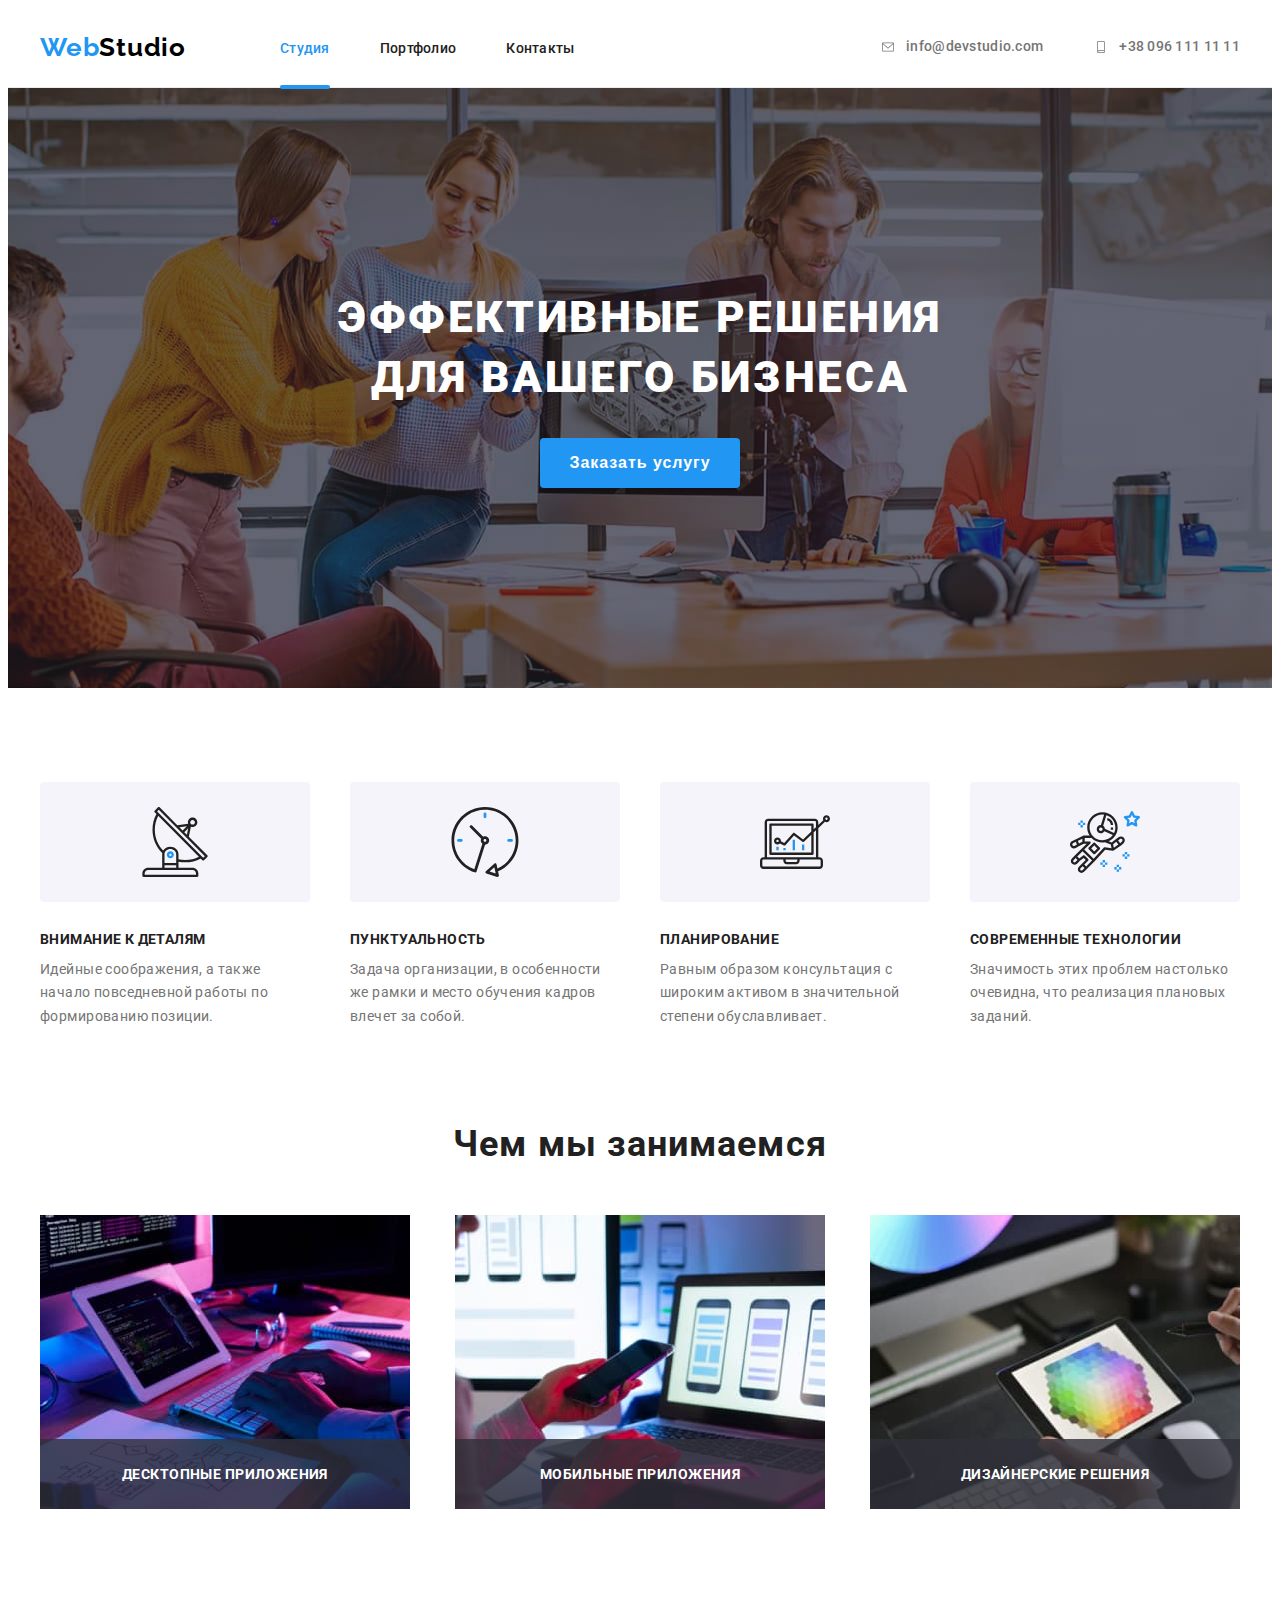
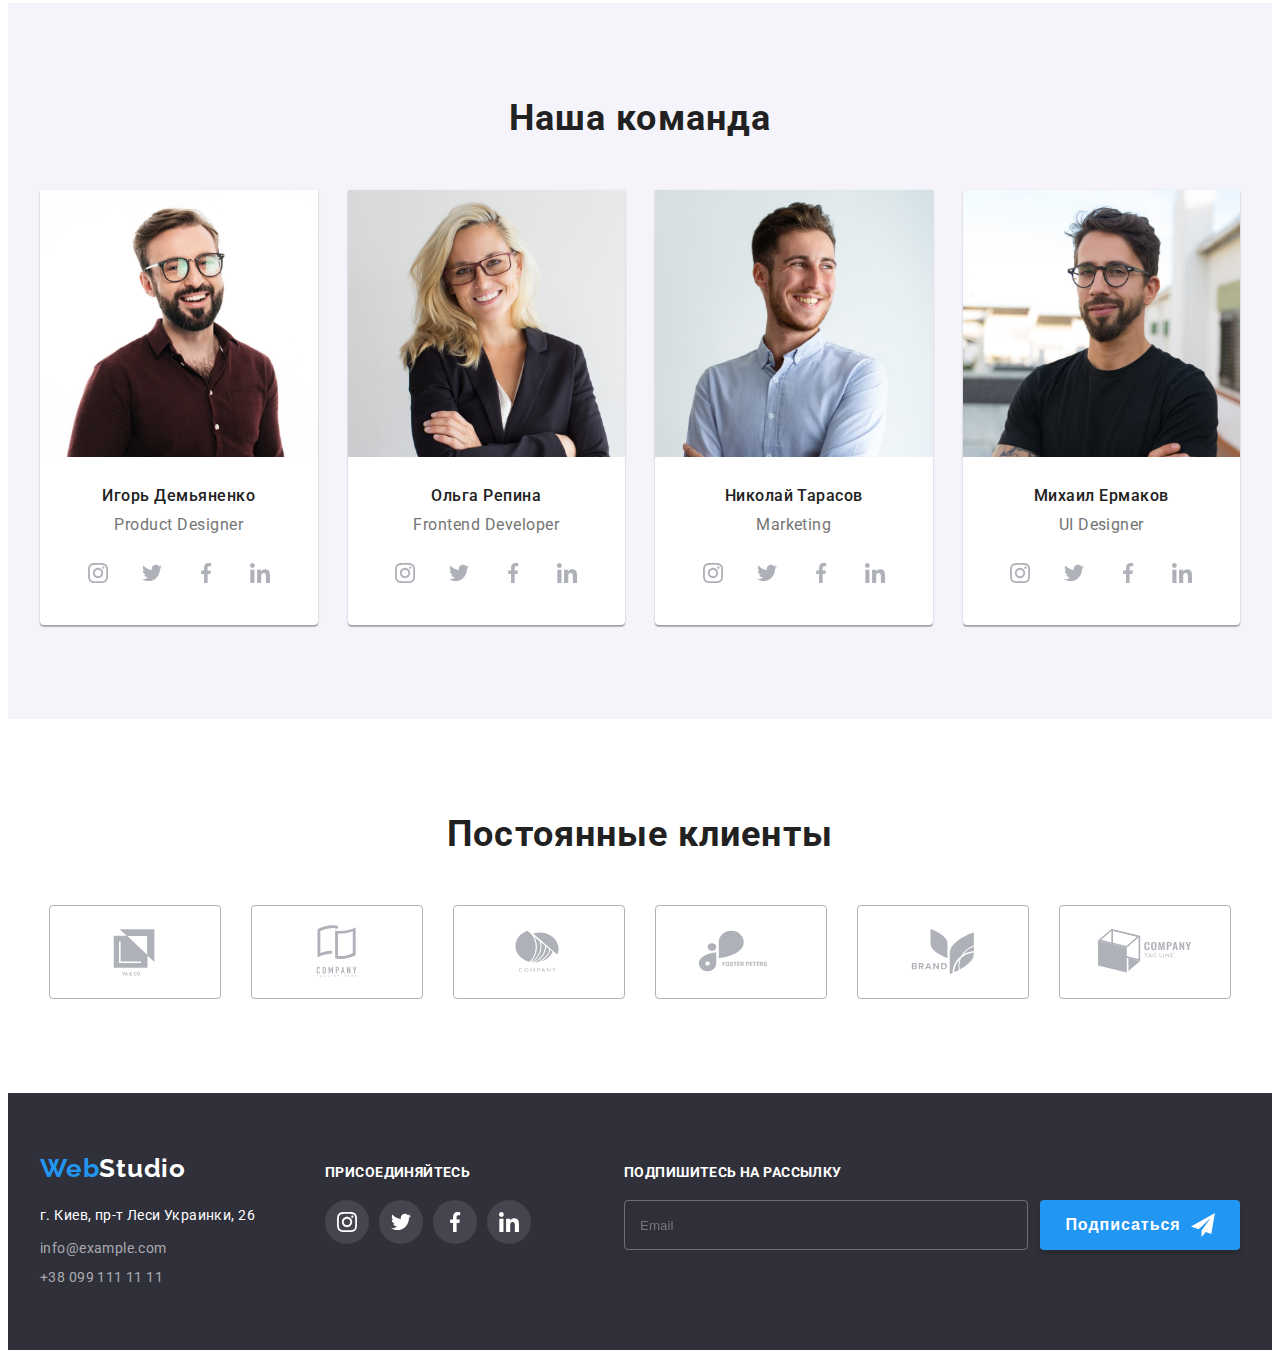
<file: index.html>
<!DOCTYPE html>
<html lang="ru">
  <head>
    <meta charset="UTF-8" />
    <meta http-equiv="X-UA-Compatible" content="IE=edge" />
    <meta name="viewport" content="width=device-width, initial-scale=1.0" />
    <title>Главная</title>
    <link
      rel="stylesheet"
      href="https://cdnjs.cloudflare.com/ajax/libs/modern-normalize/1.1.0/modern-normalize.min.css"
      integrity="sha512-wpPYUAdjBVSE4KJnH1VR1HeZfpl1ub8YT/NKx4PuQ5NmX2tKuGu6U/JRp5y+Y8XG2tV+wKQpNHVUX03MfMFn9Q=="
      crossorigin="anonymous"
      referrerpolicy="no-referrer"
    />
    <link rel="stylesheet" href="./css/main.min.css" />
    <link rel="stylesheet" href="./css/styles.css" />
    <link rel="preconnect" href="https://fonts.googleapis.com" />
    <link rel="preconnect" href="https://fonts.gstatic.com" crossorigin />
    <link
      href="https://fonts.googleapis.com/css2?family=Raleway:wght@700&family=Roboto:wght@400;500;700;900&display=swap"
      rel="stylesheet"
    />
  </head>
  <body>
    <!-- Header -->
    <header class="header">
      <div class="container">
        <nav class="header-nav">
          <a href="./index.html" class="logo header--logo"
            ><span class="logo__part">Web</span>Studio</a
          >
          <ul class="header-nav-list list">
            <li class="header-nav-item">
              <a href="./index.html" class="header-nav-link link nav-current"
                >Студия</a
              >
            </li>
            <li class="header-nav-item">
              <a href="./portfolio.html" class="header-nav-link link"
                >Портфолио</a
              >
            </li>
            <li class="header-nav-item">
              <a href="" class="header-nav-link link">Контакты</a>
            </li>
          </ul>
        </nav>

        <div class="header-address-link">
          <a href="mailto:info@devstudio.com" class="header-link link mailto">
            <svg class="mailto-icon">
              <use href="./images/icons.svg#icon-envelope"></use>
            </svg>
            info@devstudio.com
          </a>
          <a href="tel:+380961111111" class="header-link link tel">
            <svg class="mailto-icon">
              <use href="./images/icons.svg#icon-smartphone"></use>
            </svg>
            +38 096 111 11 11</a
          >
        </div>
      </div>
    </header>

    <!-- main -->
    <main>
      <!-- Шапка -->
      <section class="hero">
        <div class="container">
          <h1 class="hero-title">Эффективные решения для вашего бизнеса</h1>
          <button type="button" class="hero-btn" data-modal-open>
            Заказать услугу
          </button>
        </div>
      </section>

      <!-- Особенности -->
      <section class="benefits">
        <div class="container">
          <h2 class="benefits__title visually-hidden">Особенности</h2>
          <ul class="benefits-list list">
            <li class="benefits-list__item">
              <div class="benefits-list__img">
                <svg class="benefitsc-list__icon" width="70" height="70">
                  <use href="./images/icons.svg#icon-antenna"></use>
                </svg>
              </div>
              <h3 class="benefits-list__title">Внимание к деталям</h3>
              <p class="benefits-list__text">
                Идейные соображения, а также начало повседневной работы по
                формированию позиции.
              </p>
            </li>
            <li class="benefits-list__item">
              <div class="benefits-list__img">
                <svg class="benefitsc-list__icon" width="70" height="70">
                  <use href="./images/icons.svg#icon-clock"></use>
                </svg>
              </div>
              <h3 class="benefits-list__title">Пунктуальность</h3>
              <p class="benefits-list__text">
                Задача организации, в особенности же рамки и место обучения
                кадров влечет за собой.
              </p>
            </li>
            <li class="benefits-list__item">
              <div class="benefits-list__img">
                <svg class="benefitsc-list__icon" width="70" height="70">
                  <use href="./images/icons.svg#icon-diagram"></use>
                </svg>
              </div>
              <h3 class="benefits-list__title">Планирование</h3>
              <p class="benefits-list__text">
                Равным образом консультация с широким активом в значительной
                степени обуславливает.
              </p>
            </li>
            <li class="benefits-list__item">
              <div class="benefits-list__img">
                <svg class="benefitsc-list__icon" width="70" height="70">
                  <use href="./images/icons.svg#icon-astronaut"></use>
                </svg>
              </div>
              <h3 class="benefits-list__title">Современные технологии</h3>
              <p class="benefits-list__text">
                Значимость этих проблем настолько очевидна, что реализация
                плановых заданий.
              </p>
            </li>
          </ul>
        </div>
      </section>

      <!--Чем мы занимаемся-->
      <section class="produce">
        <div class="container">
          <h2 class="produce-title">Чем мы занимаемся</h2>
          <ul class="produce-list list">
            <li class="produce-item">
              <div class="produce-item-wrap">
                <img
                  src="./images/box1.jpg"
                  alt="Десктопные приложения"
                  width="370"
                />
                <div class="produce-item-text">
                  <h3 class="produce-item-title">Десктопные приложения</h3>
                </div>
              </div>
            </li>
            <li class="produce-item">
              <div class="produce-item-wrap">
                <img
                  src="./images/box2.jpg"
                  alt="Мобильные приложения"
                  width="370"
                />
                <div class="produce-item-text">
                  <h3 class="produce-item-title">Мобильные приложения</h3>
                </div>
              </div>
            </li>
            <li class="produce-item">
              <div class="produce-item-wrap">
                <img
                  src="./images/box3.jpg"
                  alt="Дизайнерские решения"
                  width="370"
                />
                <div class="produce-item-text">
                  <h3 class="produce-item-title">Дизайнерские решения</h3>
                </div>
              </div>
            </li>
          </ul>
        </div>
      </section>

      <!-- Наша команда-->
      <section class="team">
        <div class="container">
          <h2 class="team-title">Наша команда</h2>
          <ul class="team-list list">
            <li class="team-item">
              <img
                src="./images/imgp1.jpg"
                alt="Игорь Демьяненко"
                width="270"
              />
              <div class="team-name">
                <h3 class="team-item-title">Игорь Демьяненко</h3>
                <p class="team-item-text" lang="en">Product Designer</p>
                <ul class="team-soc-list list">
                  <li class="team-soc-item">
                    <a href="" class="team-soc-link">
                      <svg class="team-soc-icon" width="20" height="20">
                        <use href="./images/icons.svg#icon-instagram"></use>
                      </svg>
                    </a>
                  </li>
                  <li class="team-soc-item">
                    <a href="" class="team-soc-link">
                      <svg class="team-soc-icon" width="20" height="20">
                        <use href="./images/icons.svg#icon-twitter"></use>
                      </svg>
                    </a>
                  </li>
                  <li class="team-soc-item">
                    <a href="" class="team-soc-link">
                      <svg class="team-soc-icon" width="20" height="20">
                        <use href="./images/icons.svg#icon-facebook"></use>
                      </svg>
                    </a>
                  </li>
                  <li class="team-soc-item">
                    <a href="" class="team-soc-link">
                      <svg class="team-soc-icon" width="20" height="20">
                        <use href="./images/icons.svg#icon-linkedin"></use>
                      </svg>
                    </a>
                  </li>
                </ul>
              </div>
            </li>
            <li class="team-item">
              <img src="./images/imgp2.jpg" alt="Ольга Репина" width="270" />
              <div class="team-name">
                <h3 class="team-item-title">Ольга Репина</h3>
                <p class="team-item-text" lang="en">Frontend Developer</p>
                <ul class="team-soc-list list">
                  <li class="team-soc-item">
                    <a href="" class="team-soc-link">
                      <svg class="team-soc-icon" width="20" height="20">
                        <use href="./images/icons.svg#icon-instagram"></use>
                      </svg>
                    </a>
                  </li>
                  <li class="team-soc-item">
                    <a href="" class="team-soc-link">
                      <svg class="team-soc-icon" width="20" height="20">
                        <use href="./images/icons.svg#icon-twitter"></use>
                      </svg>
                    </a>
                  </li>
                  <li class="team-soc-item">
                    <a href="" class="team-soc-link">
                      <svg class="team-soc-icon" width="20" height="20">
                        <use href="./images/icons.svg#icon-facebook"></use>
                      </svg>
                    </a>
                  </li>
                  <li class="team-soc-item">
                    <a href="" class="team-soc-link">
                      <svg class="team-soc-icon" width="20" height="20">
                        <use href="./images/icons.svg#icon-linkedin"></use>
                      </svg>
                    </a>
                  </li>
                </ul>
              </div>
            </li>
            <li class="team-item">
              <img src="./images/imgp3.jpg" alt="Николай Тарасов" width="270" />
              <div class="team-name">
                <h3 class="team-item-title">Николай Тарасов</h3>
                <p class="team-item-text" lang="en">Marketing</p>
                <ul class="team-soc-list list">
                  <li class="team-soc-item">
                    <a href="" class="team-soc-link">
                      <svg class="team-soc-icon" width="20" height="20">
                        <use href="./images/icons.svg#icon-instagram"></use>
                      </svg>
                    </a>
                  </li>
                  <li class="team-soc-item">
                    <a href="" class="team-soc-link">
                      <svg class="team-soc-icon" width="20" height="20">
                        <use href="./images/icons.svg#icon-twitter"></use>
                      </svg>
                    </a>
                  </li>
                  <li class="team-soc-item">
                    <a href="" class="team-soc-link">
                      <svg class="team-soc-icon" width="20" height="20">
                        <use href="./images/icons.svg#icon-facebook"></use>
                      </svg>
                    </a>
                  </li>
                  <li class="team-soc-item">
                    <a href="" class="team-soc-link">
                      <svg class="team-soc-icon" width="20" height="20">
                        <use href="./images/icons.svg#icon-linkedin"></use>
                      </svg>
                    </a>
                  </li>
                </ul>
              </div>
            </li>
            <li class="team-item">
              <img src="./images/imgp4.jpg" alt="Михаил Ермаков" width="270" />
              <div class="team-name">
                <h3 class="team-item-title">Михаил Ермаков</h3>
                <p class="team-item-text" lang="en">UI Designer</p>
                <ul class="team-soc-list list">
                  <li class="team-soc-item">
                    <a href="" class="team-soc-link">
                      <svg class="team-soc-icon" width="20" height="20">
                        <use href="./images/icons.svg#icon-instagram"></use>
                      </svg>
                    </a>
                  </li>
                  <li class="team-soc-item">
                    <a href="" class="team-soc-link">
                      <svg class="team-soc-icon" width="20" height="20">
                        <use href="./images/icons.svg#icon-twitter"></use>
                      </svg>
                    </a>
                  </li>
                  <li class="team-soc-item">
                    <a href="" class="team-soc-link">
                      <svg class="team-soc-icon" width="20" height="20">
                        <use href="./images/icons.svg#icon-facebook"></use>
                      </svg>
                    </a>
                  </li>
                  <li class="team-soc-item">
                    <a href="" class="team-soc-link">
                      <svg class="team-soc-icon" width="20" height="20">
                        <use href="./images/icons.svg#icon-linkedin"></use>
                      </svg>
                    </a>
                  </li>
                </ul>
              </div>
            </li>
          </ul>
        </div>
      </section>
      <section class="clients">
        <div class="container">
          <h2 class="clients-title">Постоянные клиенты</h2>
          <ul class="clients-list list">
            <li class="clients-item">
              <a href="" class="clients-link">
                <svg class="clients-icon" width="106" height="60">
                  <use href="./images/icons.svg#icon-logo1"></use>
                </svg>
              </a>
            </li>
            <li class="clients-item">
              <a href="" class="clients-link">
                <svg class="clients-icon" width="106" height="60">
                  <use href="./images/icons.svg#icon-logo2"></use>
                </svg>
              </a>
            </li>
            <li class="clients-item">
              <a href="" class="clients-link">
                <svg class="clients-icon" width="106" height="60">
                  <use href="./images/icons.svg#icon-logo3"></use>
                </svg>
              </a>
            </li>
            <li class="clients-item">
              <a href="" class="clients-link">
                <svg class="clients-icon" width="106" height="60">
                  <use href="./images/icons.svg#icon-logo4"></use>
                </svg>
              </a>
            </li>
            <li class="clients-item">
              <a href="" class="clients-link link">
                <svg class="clients-icon" width="106" height="60">
                  <use href="./images/icons.svg#icon-logo5"></use>
                </svg>
              </a>
            </li>
            <li class="clients-item">
              <a href="" class="clients-link">
                <svg class="clients-icon" width="106" height="60">
                  <use href="./images/icons.svg#icon-logo6"></use>
                </svg>
              </a>
            </li>
          </ul>
        </div>
      </section>
    </main>

    <!-- Footer -->

    <footer class="footer">
      <div class="container">
        <div class="footer__adresses">
          <a class="logo footer--logo" lang="en" href="./index.html"
            ><span class="logo__part">Web</span>Studio</a
          >
          <address class="address">
            <p class="address__text">г. Киев, пр-т Леси Украинки, 26</p>

            <a
              class="address__link link"
              lang="en"
              href="mailto;info@example.com"
              >info@example.com</a
            >

            <a class="address__link link" href="tel:+380991111111"
              >+38 099 111 11 11</a
            >
          </address>
        </div>
        <div class="soc">
          <h3 class="soc__title">Присоединяйтесь</h3>
          <ul class="soc__list list">
            <li class="soc__item">
              <a href="" class="soc__link">
                <svg class="soc__icon" width="20" height="20">
                  <use href="./images/icons.svg#icon-instagram"></use>
                </svg>
              </a>
            </li>
            <li class="soc__item">
              <a href="" class="soc__link">
                <svg class="soc__icon" width="20" height="20">
                  <use href="./images/icons.svg#icon-twitter"></use>
                </svg>
              </a>
            </li>
            <li class="soc__item">
              <a href="" class="soc__link">
                <svg class="soc__icon" width="20" height="20">
                  <use href="./images/icons.svg#icon-facebook"></use>
                </svg>
              </a>
            </li>
            <li class="soc__item">
              <a href="" class="soc__link">
                <svg class="soc__icon" width="20" height="20">
                  <use href="./images/icons.svg#icon-linkedin"></use>
                </svg>
              </a>
            </li>
          </ul>
        </div>
        <div class="subscribe">
          <h3 class="subscribe__title">Подпишитесь на рассылку</h3>
          <form>
            <label class="subscribe__label">
              <input
                type="email"
                placeholder="Email"
                name="email"
                class="subscribe__input"
              />
              <button type="submit" class="subscribe__btn">
                <p class="subscribe__btn__title">Подписаться</p>
                <svg class="send-icon" width="24" height="24">
                  <use href="./images/icons.svg#icon-send"></use>
                </svg>
              </button>
            </label>
          </form>
        </div>
      </div>
    </footer>

    <!-- Modal -->

    <div class="backdrop is-hidden" data-modal>
      <div class="modal">
        <!-- close btn -->
        <button type="button" class="modal-close-btn" data-modal-close>
          <svg class="icon-close" width="18" height="18">
            <use href="./images/icons.svg#icon-close"></use>
          </svg>
        </button>

        <!-- input -->

        <h3 class="modal-title">Оставьте свои данные, мы вам перезвоним</h3>

        <ul class="modal-input-list list">
          <li class="modal-input-item">
            <label for="input-name" class="input-label">Имя</label>
            <input
              type="text"
              name="name"
              class="modal-input"
              id="input-name"
            />
            <svg class="input-item-icon" width="18" height="18">
              <use href="./images/icons.svg#icon-person"></use>
            </svg>
          </li>
          <li class="modal-input-item">
            <label for="input-tel" class="input-label">Телефон</label>
            <input type="tel" name="tel" class="modal-input" id="input-tel" />
            <svg class="input-item-icon" width="18" height="18">
              <use href="./images/icons.svg#icon-phone"></use>
            </svg>
          </li>
          <li class="modal-input-item">
            <label for="input-email" class="input-label">Почта</label>
            <input
              type="email"
              name="mod-email"
              class="modal-input"
              id="input-email"
            />
            <svg class="input-item-icon" width="18" height="18">
              <use href="./images/icons.svg#icon-email"></use>
            </svg>
          </li>
          <li class="modal-input-item">
            <label for="input-coment" class="input-label">Коментарий</label>
            <textarea
              name="coment"
              id="input-coment"
              class="modal-input-coment"
              placeholder="Введите текст"
            ></textarea>
          </li>
        </ul>
        <label class="confirm">
          <input type="checkbox" class="modal-checkbox visually-hidden" />
          <span class="confirm-check"></span>
          Соглашаюсь с рассылкой и принимаю
          <a href="https://www.google.com/" class="agreement"
            >Условия договора</a
          >
        </label>

        <button type="submit" class="confirm-btn" data-modal-close>
          Отправить
        </button>
      </div>
    </div>

    <script src="./js/modal.js"></script>
  </body>
</html>
</file>
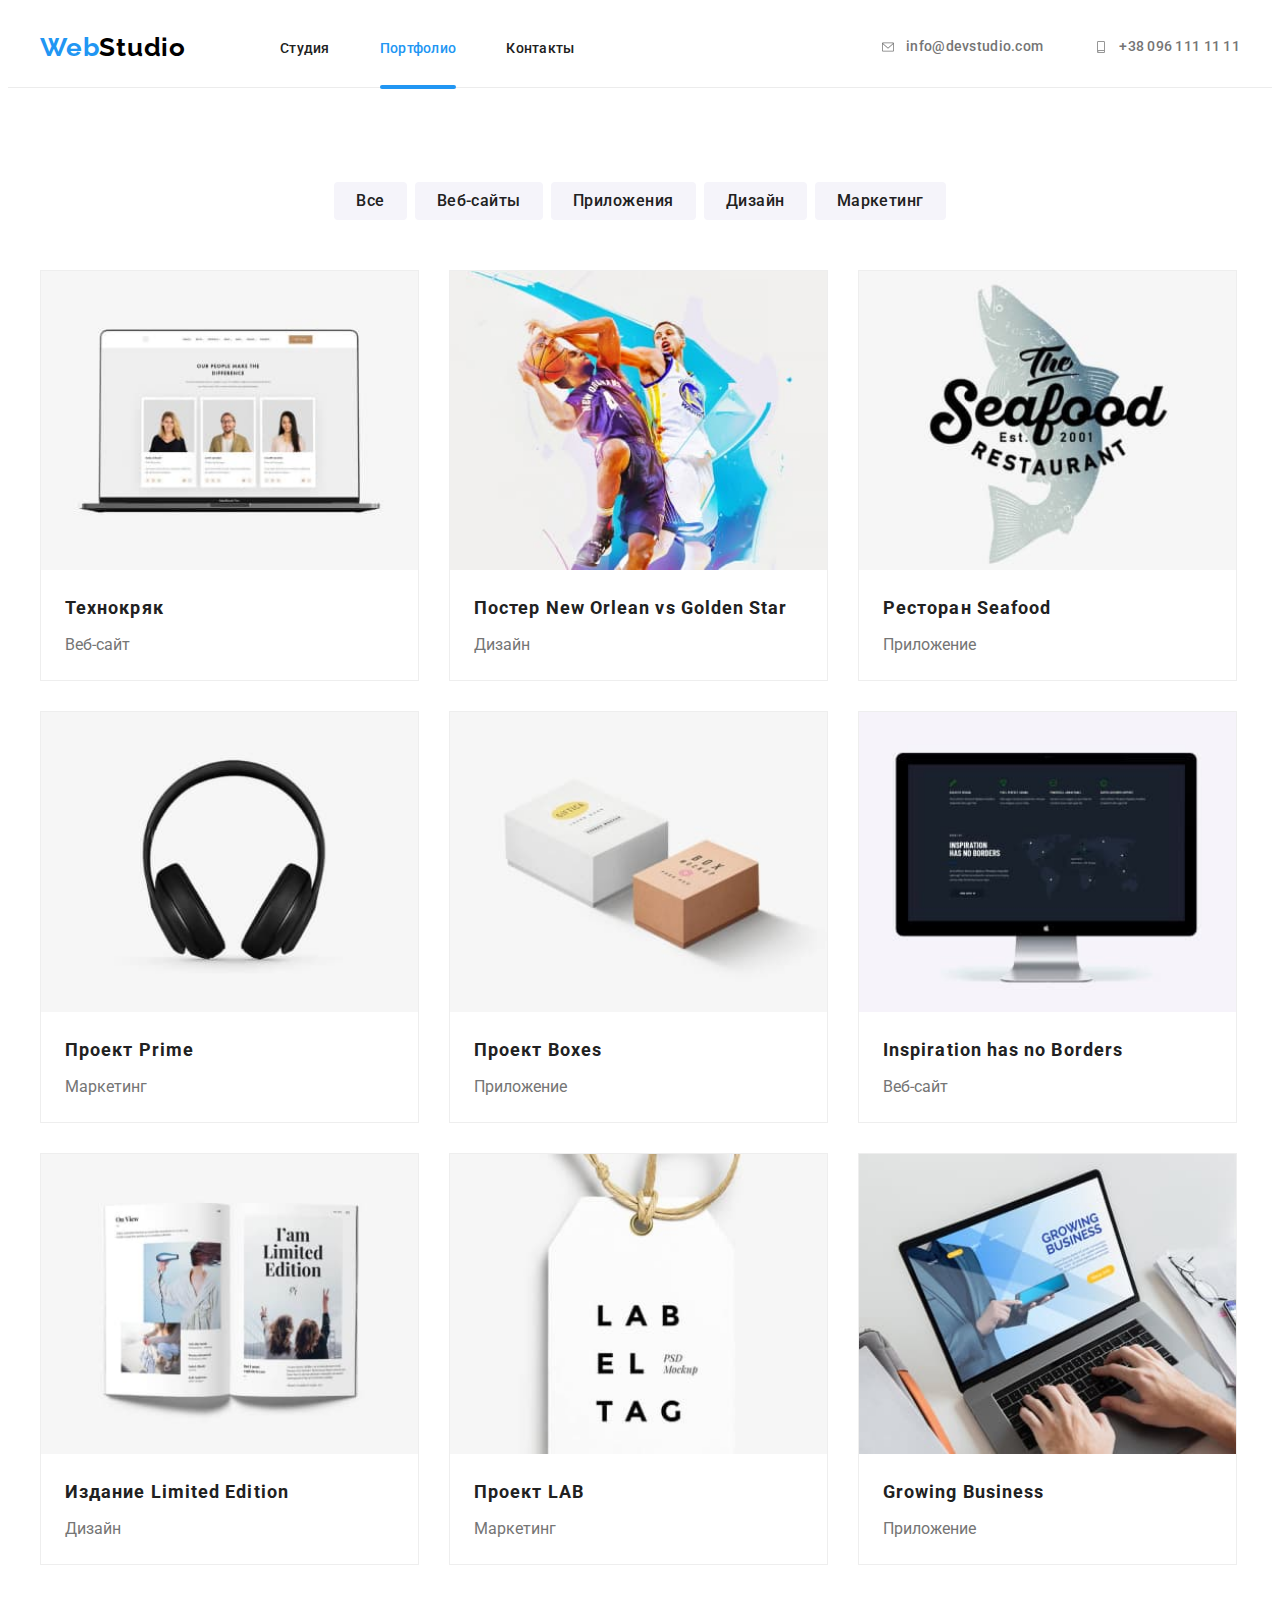
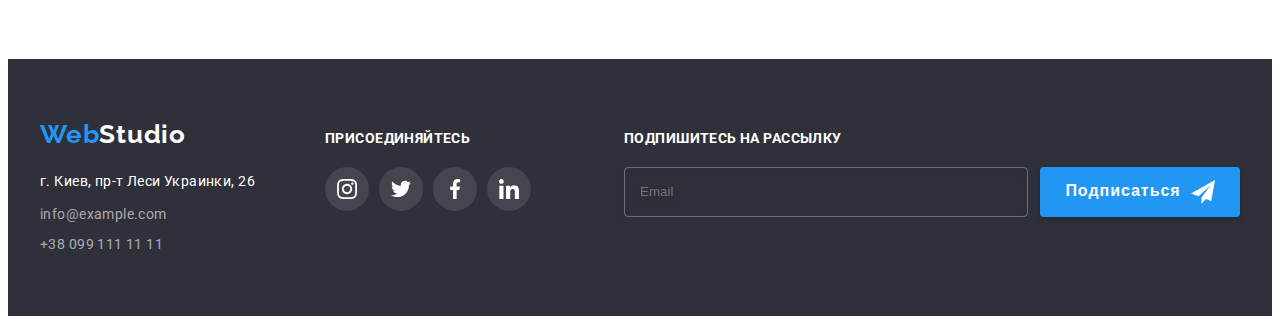
<file: portfolio.html>
<!DOCTYPE html>
<html lang="ru">
  <head>
    <meta charset="UTF-8" />
    <meta http-equiv="X-UA-Compatible" content="IE=edge" />
    <meta name="viewport" content="width=device-width, initial-scale=1.0" />
    <title>Портфолио</title>
    <link
      rel="stylesheet"
      href="https://cdnjs.cloudflare.com/ajax/libs/modern-normalize/1.1.0/modern-normalize.min.css"
      integrity="sha512-wpPYUAdjBVSE4KJnH1VR1HeZfpl1ub8YT/NKx4PuQ5NmX2tKuGu6U/JRp5y+Y8XG2tV+wKQpNHVUX03MfMFn9Q=="
      crossorigin="anonymous"
      referrerpolicy="no-referrer"
    />
    <link rel="stylesheet" href="./css/main.min.css" />
    <link rel="stylesheet" href="./css/styles.css" />
    <link rel="preconnect" href="https://fonts.googleapis.com" />
    <link rel="preconnect" href="https://fonts.gstatic.com" crossorigin />
    <link
      href="https://fonts.googleapis.com/css2?family=Raleway:wght@700&family=Roboto:wght@400;500;700;900&display=swap"
      rel="stylesheet"
    />
  </head>
  <body>
    <!-- Header -->
    <header class="header">
      <div class="container">
        <nav class="header-nav">
          <a href="./index.html" class="logo header--logo"
            ><span class="logo__part">Web</span>Studio</a
          >
          <ul class="header-nav-list list">
            <li class="header-nav-item">
              <a href="./index.html" class="header-nav-link link">Студия</a>
            </li>
            <li class="header-nav-item">
              <a
                href="./portfolio.html"
                class="header-nav-link link nav-current"
                >Портфолио</a
              >
            </li>
            <li class="header-nav-item">
              <a href="" class="header-nav-link link">Контакты</a>
            </li>
          </ul>
        </nav>

        <div class="header-address-link">
          <a href="mailto:info@devstudio.com" class="header-link link mailto">
            <svg class="mailto-icon">
              <use href="./images/icons.svg#icon-envelope"></use>
            </svg>
            info@devstudio.com
          </a>
          <a href="tel:+380961111111" class="header-link link tel">
            <svg class="mailto-icon">
              <use href="./images/icons.svg#icon-smartphone"></use>
            </svg>
            +38 096 111 11 11</a
          >
        </div>
      </div>
    </header>

    <!-- main -->
    <main>
      <section class="portfolio">
        <div class="container">
          <h2 class="visually-hidden">Портфолио</h2>
          <ul class="portfolio-filter-list list">
            <li class="portfolio-filter-item">
              <button type="button" class="portfolio-filter-btn">Все</button>
            </li>
            <li class="portfolio-filter-item">
              <button type="button" class="portfolio-filter-btn">
                Веб-сайты
              </button>
            </li>
            <li class="portfolio-filter-item">
              <button type="button" class="portfolio-filter-btn">
                Приложения
              </button>
            </li>
            <li class="portfolio-filter-item">
              <button type="button" class="portfolio-filter-btn">Дизайн</button>
            </li>
            <li class="portfolio-filter-item">
              <button type="button" class="portfolio-filter-btn">
                Маркетинг
              </button>
            </li>
          </ul>

          <ul class="portfolio-list list">
            <li class="portfolio-item">
              <a class="portfolio-item-link link" href="">
                <div class="portfolio-item-wrap">
                  <img
                    class="portfolio-item-img"
                    src="./images/portfolio-img1.jpg"
                    alt="portfolio-imgage"
                    width="370"
                  />
                  <p class="portfolio-item-overlay">
                    Ресурс предлагает комплексные предложения с разным уровнем
                    функционала и сервисов. Все это позволит посетителю получить
                    исчерпывающие сведения о компании или частном лице.
                  </p>
                </div>
                <div class="portfolio-item-content">
                  <h3 class="portfolio-item-title">Технокряк</h3>
                  <p class="portfolio-item-text">Веб-сайт</p>
                </div>
              </a>
            </li>
            <li class="portfolio-item">
              <a class="portfolio-item-link link" href="">
                <div class="portfolio-item-wrap">
                  <img
                    class="portfolio-item-img"
                    src="./images/portfolio-img2.jpg"
                    alt="portfolio-imgage"
                    width="370"
                  />
                  <p class="portfolio-item-overlay">
                    Ресурс предлагает комплексные предложения с разным уровнем
                    функционала и сервисов. Все это позволит посетителю получить
                    исчерпывающие сведения о компании или частном лице.
                  </p>
                </div>
                <div class="portfolio-item-content">
                  <h3 class="portfolio-item-title">
                    Постер New Orlean vs Golden Star
                  </h3>
                  <p class="portfolio-item-text">Дизайн</p>
                </div>
              </a>
            </li>
            <li class="portfolio-item">
              <a class="portfolio-item-link link" href="">
                <div class="portfolio-item-wrap">
                  <img
                    class="portfolio-item-img"
                    src="./images/portfolio-img3.jpg"
                    alt="portfolio-imgage"
                    width="370"
                  />
                  <p class="portfolio-item-overlay">
                    Ресурс предлагает комплексные предложения с разным уровнем
                    функционала и сервисов. Все это позволит посетителю получить
                    исчерпывающие сведения о компании или частном лице.
                  </p>
                </div>
                <div class="portfolio-item-content">
                  <h3 class="portfolio-item-title">Ресторан Seafood</h3>
                  <p class="portfolio-item-text">Приложение</p>
                </div>
              </a>
            </li>
            <li class="portfolio-item">
              <a class="portfolio-item-link link" href="">
                <div class="portfolio-item-wrap">
                  <img
                    class="portfolio-item-img"
                    src="./images/portfolio-img4.jpg"
                    alt="portfolio-imgage"
                    width="370"
                  />
                  <p class="portfolio-item-overlay">
                    Ресурс предлагает комплексные предложения с разным уровнем
                    функционала и сервисов. Все это позволит посетителю получить
                    исчерпывающие сведения о компании или частном лице.
                  </p>
                </div>
                <div class="portfolio-item-content">
                  <h3 class="portfolio-item-title">Проект Prime</h3>
                  <p class="portfolio-item-text">Маркетинг</p>
                </div>
              </a>
            </li>
            <li class="portfolio-item">
              <a class="portfolio-item-link link" href="">
                <div class="portfolio-item-wrap">
                  <img
                    class="portfolio-item-img"
                    src="./images/portfolio-img5.jpg"
                    alt="portfolio-imgage"
                    width="370"
                  />
                  <p class="portfolio-item-overlay">
                    Ресурс предлагает комплексные предложения с разным уровнем
                    функционала и сервисов. Все это позволит посетителю получить
                    исчерпывающие сведения о компании или частном лице.
                  </p>
                </div>
                <div class="portfolio-item-content">
                  <h3 class="portfolio-item-title">Проект Boxes</h3>
                  <p class="portfolio-item-text">Приложение</p>
                </div>
              </a>
            </li>
            <li class="portfolio-item">
              <a class="portfolio-item-link link" href="">
                <div class="portfolio-item-wrap">
                  <img
                    class="portfolio-item-img"
                    src="./images/portfolio-img6.jpg"
                    alt="portfolio-imgage"
                    width="370"
                  />
                  <p class="portfolio-item-overlay">
                    Ресурс предлагает комплексные предложения с разным уровнем
                    функционала и сервисов. Все это позволит посетителю получить
                    исчерпывающие сведения о компании или частном лице.
                  </p>
                </div>
                <div class="portfolio-item-content">
                  <h3 class="portfolio-item-title">
                    Inspiration has no Borders
                  </h3>
                  <p class="portfolio-item-text">Веб-сайт</p>
                </div>
              </a>
            </li>
            <li class="portfolio-item">
              <a class="portfolio-item-link link" href="">
                <div class="portfolio-item-wrap">
                  <img
                    class="portfolio-item-img"
                    src="./images/portfolio-img7.jpg"
                    alt="portfolio-imgage"
                    width="370"
                  />
                  <p class="portfolio-item-overlay">
                    Ресурс предлагает комплексные предложения с разным уровнем
                    функционала и сервисов. Все это позволит посетителю получить
                    исчерпывающие сведения о компании или частном лице.
                  </p>
                </div>
                <div class="portfolio-item-content">
                  <h3 class="portfolio-item-title">Издание Limited Edition</h3>
                  <p class="portfolio-item-text">Дизайн</p>
                </div>
              </a>
            </li>
            <li class="portfolio-item">
              <a class="portfolio-item-link link" href="">
                <div class="portfolio-item-wrap">
                  <img
                    class="portfolio-item-img"
                    src="./images/portfolio-img8.jpg"
                    alt="portfolio-imgage"
                    width="370"
                  />
                  <p class="portfolio-item-overlay">
                    Ресурс предлагает комплексные предложения с разным уровнем
                    функционала и сервисов. Все это позволит посетителю получить
                    исчерпывающие сведения о компании или частном лице.
                  </p>
                </div>
                <div class="portfolio-item-content">
                  <h3 class="portfolio-item-title">Проект LAB</h3>
                  <p class="portfolio-item-text">Маркетинг</p>
                </div>
              </a>
            </li>
            <li class="portfolio-item">
              <a class="portfolio-item-link link" href="">
                <div class="portfolio-item-wrap">
                  <img
                    class="portfolio-item-img"
                    src="./images/portfolio-img9.jpg"
                    alt="portfolio-imgage"
                    width="370"
                  />
                  <p class="portfolio-item-overlay">
                    Ресурс предлагает комплексные предложения с разным уровнем
                    функционала и сервисов. Все это позволит посетителю получить
                    исчерпывающие сведения о компании или частном лице.
                  </p>
                </div>
                <div class="portfolio-item-content">
                  <h3 class="portfolio-item-title">Growing Business</h3>
                  <p class="portfolio-item-text">Приложение</p>
                </div>
              </a>
            </li>
          </ul>
        </div>
      </section>
    </main>

    <!-- Footer -->
    <footer class="footer">
      <div class="container">
        <div class="footer__adresses">
          <a class="logo footer--logo" lang="en" href="./index.html"
            ><span class="logo__part">Web</span>Studio</a
          >
          <address class="address">
            <p class="address__text">г. Киев, пр-т Леси Украинки, 26</p>

            <a
              class="address__link link"
              lang="en"
              href="mailto;info@example.com"
              >info@example.com</a
            >

            <a class="address__link link" href="tel:+380991111111"
              >+38 099 111 11 11</a
            >
          </address>
        </div>
        <div class="soc">
          <h3 class="soc__title">Присоединяйтесь</h3>
          <ul class="soc__list list">
            <li class="soc__item">
              <a href="" class="soc__link">
                <svg class="soc__icon" width="20" height="20">
                  <use href="./images/icons.svg#icon-instagram"></use>
                </svg>
              </a>
            </li>
            <li class="soc__item">
              <a href="" class="soc__link">
                <svg class="soc__icon" width="20" height="20">
                  <use href="./images/icons.svg#icon-twitter"></use>
                </svg>
              </a>
            </li>
            <li class="soc__item">
              <a href="" class="soc__link">
                <svg class="soc__icon" width="20" height="20">
                  <use href="./images/icons.svg#icon-facebook"></use>
                </svg>
              </a>
            </li>
            <li class="soc__item">
              <a href="" class="soc__link">
                <svg class="soc__icon" width="20" height="20">
                  <use href="./images/icons.svg#icon-linkedin"></use>
                </svg>
              </a>
            </li>
          </ul>
        </div>
        <div class="subscribe">
          <h3 class="subscribe__title">Подпишитесь на рассылку</h3>
          <form>
            <label class="subscribe__label">
              <input
                type="email"
                placeholder="Email"
                name="email"
                class="subscribe__input"
              />
              <button type="submit" class="subscribe__btn">
                <p class="subscribe__btn__title">Подписаться</p>
                <svg class="send-icon" width="24" height="24">
                  <use href="./images/icons.svg#icon-send"></use>
                </svg>
              </button>
            </label>
          </form>
        </div>
      </div>
    </footer>

    <script src="./js/modal.js"></script>
  </body>
</html>
</file>
<file: css/styles.css>
/* :root {
  --main-color: #757575;
  --accent-color: #2196f3;
  --header-logo-color: #000;
  --footer-logo-color: #fff;
  --header-nav-color: #212121;
  --header-color: #757575;
  --main-title-color: #ffffff;
  --sub-title-color: #212121;
  --btn-color: #fff;
  --footer-color: #fff;
  --address-color: rgba(255, 255, 255, 0.6);
  --icon-color: #afb1b8;
  --icon-accent-color: #fff;
} */

/* .visually-hidden {
  position: absolute;
  white-space: nowrap;
  width: 1px;
  height: 1px;
  overflow: hidden;
  border: 0;
  padding: 0;
  clip: rect(0 0 0 0);
  clip-path: inset(50%);
  margin: -1px;
} */

/* header */

/* main  */

/* footer  */

/* portfolio  */
</file>
<file: css/main.min.css>
:root{--main-color: #757575;--accent-color: #2196f3;--header-logo-color: #000;--footer-logo-color: #fff;--header-nav-color: #212121;--header-color: #757575;--main-title-color: #ffffff;--sub-title-color: #212121;--btn-color: #fff;--footer-color: #fff;--address-color: rgba(255, 255, 255, 0.6);--icon-color: #afb1b8;--icon-accent-color: #fff}.visually-hidden{position:absolute;white-space:nowrap;width:1px;height:1px;overflow:hidden;border:0;padding:0;clip:rect(0 0 0 0);clip-path:inset(50%);margin:-1px}p,h1,h2,h3,h4,h5,h6{margin:0}ul,ol{padding-left:0;margin:0}button{cursor:pointer}img{display:block;width:100%;height:auto}.link{text-decoration:none}.list{list-style:none}body{font-family:"Roboto", Tahoma, sans-serif;color:var(--main-color)}.container{width:1200px;padding-left:15px;padding-right:15px;margin:0 auto}.header{border-bottom:1px solid #ececec;padding-top:24px;padding-bottom:24px}.header .container{display:flex;align-items:center;justify-content:space-evenly}.header-nav{display:flex;align-items:center}.header-nav-list{display:flex;align-items:center}.header-nav-item{color:var(--header-nav-color)}.header-nav-item:hover,.header-nav-item:focus{color:var(--accent-color)}.header-nav-item:not(:last-child){margin-right:50px}.header-nav-link{font-weight:500;font-size:14px;line-height:1.14;letter-spacing:0.02em;color:inherit;transition:color 250ms cubic-bezier(0.4, 0, 0.2, 1)}.header-link{font-weight:500;font-size:14px;line-height:1.14;letter-spacing:0.02em;color:inherit;display:flex;align-items:center;fill:currentColor;transition:color 250ms cubic-bezier(0.4, 0, 0.2, 1)}.header-link:hover,.header-link:focus{color:var(--accent-color)}.header-link+.header-link{margin-left:50px}.nav-current{color:var(--accent-color);position:relative}.nav-current::after{position:absolute;z-index:12;content:"";bottom:-33px;left:0;width:100%;height:4px;background-color:var(--accent-color);border-radius:2px}.mailto-icon,.tel-icon{width:16px;height:12px;margin-right:10px}.header-address-link{display:flex;margin-left:auto}.logo{text-decoration:none;font-family:"Raleway", Tahoma, sans-serif;font-weight:700;font-size:26px;line-height:1.19;letter-spacing:0.03em;display:block}.logo__part{color:var(--accent-color)}.header--logo{color:var(--header-logo-color);margin-right:94px}.footer--logo{color:var(--footer-logo-color);margin-bottom:20px}.hero{max-width:1600px;margin-left:auto;margin-right:auto;padding-top:200px;padding-bottom:200px;background-image:linear-gradient(rgba(47,48,58,0.4), rgba(47,48,58,0.4)),url(../images/hero-img.jpg);background-repeat:no-repeat;background-position:center;background-size:cover}.hero-title{font-weight:900;font-size:44px;line-height:1.36;text-align:center;letter-spacing:0.06em;text-transform:uppercase;color:var(--main-title-color);padding-bottom:30px;margin-left:auto;margin-right:auto;max-width:700px}.hero-btn{width:200px;height:50px;font-weight:700;font-size:16px;line-height:1.88;display:block;align-items:center;text-align:center;letter-spacing:0.06em;color:var(--btn-color);background-color:var(--accent-color);cursor:pointer;margin:0 auto;box-shadow:0px 4px 4px rgba(0,0,0,0.15);border-radius:4px;border:none}.clients{padding-top:94px;padding-bottom:94px}.clients-title{font-size:36px;line-height:1.17;text-align:center;letter-spacing:0.03em;color:var(--sub-title-color);margin-bottom:50px}.clients-list{display:flex;justify-content:center;align-items:center}.clients-link{width:170px;height:92px;border:solid 1px var(--icon-color);border-radius:4px;display:flex;fill:var(--icon-color);justify-content:center;align-items:center;transition:fill 250ms cubic-bezier(0.4, 0, 0.2, 1),border 250ms cubic-bezier(0.4, 0, 0.2, 1)}.clients-link:hover,.clients-link:focus{border:solid 1px var(--accent-color);fill:var(--accent-color)}.clients-item+.clients-item{margin-left:30px}.produce{padding-bottom:94px}.produce-title{font-size:36px;line-height:1.17;text-align:center;letter-spacing:0.03em;color:var(--sub-title-color);margin-bottom:50px}.produce-list{display:flex;justify-content:space-between}.produce-item:not(:last-child){margin-right:30px}.produce-item-wrap{position:relative}.produce-item-text{position:absolute;bottom:0;width:100%;height:70px;display:flex;justify-content:center;align-items:center;background-color:rgba(47,48,58,0.8)}.produce-item-title{font-weight:700;font-size:14px;line-height:1.13;text-align:center;letter-spacing:0.03em;text-transform:uppercase;color:var(--main-title-color)}.team{background:#f5f4fa;padding-top:94px;padding-bottom:94px}.team-title{font-size:36px;line-height:1.17;text-align:center;letter-spacing:0.03em;color:var(--sub-title-color);margin-bottom:50px}.team-list{display:flex;margin-left:-30px}.team-item{width:calc(100% / 4 - 30px);margin-left:30px;box-shadow:0px 1px 3px rgba(0,0,0,0.12),0px 1px 1px rgba(0,0,0,0.14),0px 2px 1px rgba(0,0,0,0.2);border-radius:0px 0px 4px 4px;background-color:#fff}.team-name{padding-top:30px;padding-bottom:30px}.team-item-title{font-weight:500;font-size:16px;line-height:1.18;text-align:center;letter-spacing:0.03em;color:var(--sub-title-color);margin-bottom:10px}.team-item-text{font-size:16px;line-height:1.18;text-align:center;letter-spacing:0.03em;margin-bottom:16px}.team-soc-list{display:flex;justify-content:center}.team-soc-item+.team-soc-item{margin-left:10px}.team-soc-link{width:44px;height:44px;border-radius:50%;display:flex;justify-content:center;align-items:center;fill:var(--icon-color);transition:fill 250ms cubic-bezier(0.4, 0, 0.2, 1),filter 250ms cubic-bezier(0.4, 0, 0.2, 1),background-color 250ms cubic-bezier(0.4, 0, 0.2, 1)}.team-soc-link:hover,.team-soc-link:focus{background-color:var(--accent-color);fill:var(--icon-accent-color);filter:drop-shadow(0px 4px 4px rgba(0,0,0,0.25))}.benefits{padding-top:94px;padding-bottom:94px}.benefits-list{display:flex;justify-content:space-between}.benefits-list__item{width:270px}.benefits-list__item:not(:last-child){margin-right:30px}.benefits-list__img{background-color:#f5f4fa;border-radius:4px;margin-bottom:30px;height:120px;display:flex;justify-content:center;align-items:center}.benefits-list__title{font-size:14px;line-height:1.14;letter-spacing:0.03em;text-transform:uppercase;color:var(--sub-title-color);margin-bottom:10px}.benefits-list__text{font-size:14px;line-height:1.71;letter-spacing:0.03em}.footer{background-color:#2f303a;padding-top:60px;padding-bottom:60px}.footer .container{display:flex}.soc{margin-left:70px;padding-top:12px}.soc__title{color:var(--footer-color);margin-bottom:20px;font-weight:700;font-size:14px;line-height:1.13;letter-spacing:0.03em;text-transform:uppercase}.soc__list{display:flex;justify-content:left}.soc__item+.soc__item{margin-left:10px}.soc__link{width:44px;height:44px;background-color:rgba(255,255,255,0.1);border-radius:50%;display:flex;justify-content:center;align-items:center;fill:var(--footer-color);transition:fill 250ms cubic-bezier(0.4, 0, 0.2, 1),box-shadow 250ms cubic-bezier(0.4, 0, 0.2, 1),background-color 250ms cubic-bezier(0.4, 0, 0.2, 1)}.soc__link:hover,.soc__link:focus{background-color:var(--accent-color);fill:var(--icon-accent-color);box-shadow:0px 4px 4px rgba(0,0,0,0.25)}.address__text{font-style:normal;font-size:14px;line-height:1.71;letter-spacing:0.03em;color:var(--footer-color);margin-bottom:9px}.address__link{font-style:normal;font-size:14px;line-height:1.71;letter-spacing:0.03em;color:rgba(255,255,255,0.6);display:block}.address__link+.address__link{margin-top:6px}.subscribe{flex-grow:1;margin-left:93px;padding-top:12px}.subscribe__title{color:var(--footer-color);margin-bottom:20px;font-weight:700;font-size:14px;line-height:1.13;letter-spacing:0.03em;text-transform:uppercase}.subscribe__label{display:flex}.subscribe__input{flex-grow:1;margin-right:12px;border:1px solid rgba(255,255,255,0.3);box-sizing:border-box;filter:drop-shadow(0px 4px 4px rgba(0,0,0,0.15));border-radius:4px;background-color:transparent;padding:15px;color:var(--footer-color)}.subscribe__input:focus-visible{outline:none;outline-offset:none}.subscribe__btn{margin-left:12px;width:200px;height:50px;border:none;display:flex;justify-content:center;align-items:center;text-align:center;color:var(--btn-color);background-color:var(--accent-color);cursor:pointer;margin:0 auto;box-shadow:0px 4px 4px rgba(0,0,0,0.15);border-radius:4px}.subscribe__btn__title{display:inline-block;font-weight:700;font-size:16px;line-height:1.88;letter-spacing:0.06em;margin-right:10px}.send-icon{display:inline-block;display:block}.portfolio{padding-top:94px;padding-bottom:94px}.portfolio-filter-list{display:flex;justify-content:center;margin-bottom:50px}.portfolio-filter-item:not(:last-child){margin-right:8px}.portfolio-filter-btn{font-family:inherit;font-weight:500;font-size:16px;line-height:1.62;text-align:center;letter-spacing:0.03em;color:var(--sub-title-color);cursor:pointer;background:#f5f4fa;border-radius:4px;display:block;border:none;padding:6px 22px;transition:color 250ms cubic-bezier(0.4, 0, 0.2, 1),box-shadow 250ms cubic-bezier(0.4, 0, 0.2, 1),background-color 250ms cubic-bezier(0.4, 0, 0.2, 1)}.portfolio-filter-btn:hover,.portfolio-filter-btn:focus{background-color:var(--accent-color);box-shadow:0px 3px 1px rgba(0,0,0,0.1),0px 1px 2px rgba(0,0,0,0.08),0px 2px 2px rgba(0,0,0,0.12);color:var(--btn-color)}.portfolio-list{display:flex;flex-wrap:wrap;margin-top:-30px;margin-left:-30px}.portfolio-item{flex-basis:calc(100% / 3 - 33px);margin-top:30px;margin-left:30px;border:1px solid #eeeeee;transition:box-shadow 250ms cubic-bezier(0.4, 0, 0.2, 1)}.portfolio-item:hover,.portfolio-item:focus{box-shadow:0px 1px 1px rgba(0,0,0,0.12),0px 4px 4px rgba(0,0,0,0.06),1px 4px 6px rgba(0,0,0,0.16)}.portfolio-item-wrap{position:relative;overflow:hidden}.portfolio-item-overlay{position:absolute;top:0;background-color:rgba(33,150,243,0.9);font-weight:400;font-size:18px;line-height:1.56;letter-spacing:0.03em;color:#ffffff;padding:40px;height:100%;transform:translateY(100%);transition:transform 250ms cubic-bezier(0.4, 0, 0.2, 1);overflow:auto}.portfolio-item:hover .portfolio-item-overlay,.portfolio-item:focus .portfolio-item-overlay{transform:translateY(0%)}.portfolio-item-content{padding:20px 24px}.portfolio-item-title{font-size:18px;line-height:2;letter-spacing:0.06em;color:var(--sub-title-color);margin-bottom:4px}.portfolio-item-text{font-size:16px;line-height:1.88;color:var(--main-color)}.modal{width:528px;height:581px;padding:40px;min-height:500px;background-color:#ffffff;border-radius:5px;position:absolute;top:50%;left:50%;transform:translate(-50%, -50%);transition:scale 250ms cubic-bezier(0.4, 0, 0.2, 1)}.backdrop.is-hidden .modal{transform:scale3d(0.2)}.modal-title{font-weight:700;font-size:20px;line-height:1.15;text-align:center;letter-spacing:0.03em;color:var(--sub-title-color);padding-bottom:12px}.modal-input-list{margin-bottom:20px}.modal-input-item{position:relative}.input-item-icon{position:absolute;top:30px;left:12px;fill:var(--sub-title-color);transition:fill 250ms cubic-bezier(0.4, 0, 0.2, 1)}.modal-input{width:100%;height:40px;border:1px solid rgba(33,33,33,0.2);box-sizing:border-box;border-radius:4px;margin-bottom:10px;padding-left:42px;transition:border 250ms cubic-bezier(0.4, 0, 0.2, 1)}.modal-input:focus,.modal-input:focus-visible{border:1px solid var(--accent-color);outline:none}.modal-input:focus+.input-item-icon,.modal-input:focus-visible+.input-item-icon{fill:var(--accent-color)}.modal-input-coment{width:100%;min-height:120px;border:1px solid rgba(33,33,33,0.2);box-sizing:border-box;border-radius:4px;padding:12px 16px;font-weight:400;font-size:12px;line-height:1.12;letter-spacing:0.01em;resize:none;color:rgba(117,117,117,0.5);transition:border 250ms cubic-bezier(0.4, 0, 0.2, 1)}.modal-input-coment:focus,.modal-input-coment:focus-visible{border:1px solid var(--accent-color);outline:none}.input-label{font-weight:400;font-size:12px;line-height:1.18;letter-spacing:0.01em;color:var(--main-color);margin-bottom:4px;display:block}.is-hidden{opacity:0;pointer-events:none;visibility:hidden}.confirm{display:block;font-weight:400;font-size:14px;line-height:1.71;letter-spacing:0.03em;color:var(--main-color);position:relative;padding-left:37px;margin-bottom:30px}.confirm-check{position:absolute;left:12px;top:50%;transform:translateY(-50%);width:16px;height:15px;display:inline-block;border:2px solid var(--sub-title-color);border-radius:2px}.modal-checkbox:checked+.confirm-check{border:2px solid var(--accent-color);background-color:var(--accent-color);background-image:url(../images/icons/check.svg);background-repeat:no-repeat;background-size:contain;background-position:center;box-sizing:border-box}.confirm-btn{width:200px;height:50px;display:block;text-align:center;color:var(--btn-color);background-color:#188ce8;cursor:pointer;margin:0 auto;box-shadow:0px 4px 4px rgba(0,0,0,0.15);border-radius:4px;font-weight:700;font-size:16px;line-height:1.88;letter-spacing:0.06em;border:none}.modal-close-btn{position:absolute;top:10px;right:10px;fill:#000;width:30px;height:30px;border-radius:50%;background-color:transparent;border:1px solid rgba(0,0,0,0.1);fill:#000;justify-content:center;align-items:center}.modal-close-btn:hover,.modal-close-btn:focus{fill:var(--accent-color)}.icon-close{position:absolute;z-index:3;fill:inherit;top:50%;left:50%;transform:translate(-50%, -50%)}.backdrop{position:fixed;top:0;width:100%;height:100%;background-color:rgba(48,48,48,0.499);transition:opacity 250ms, visibility 250ms}.agreement{color:var(--accent-color)}
/*# sourceMappingURL=main.min.css.map */
</file>
